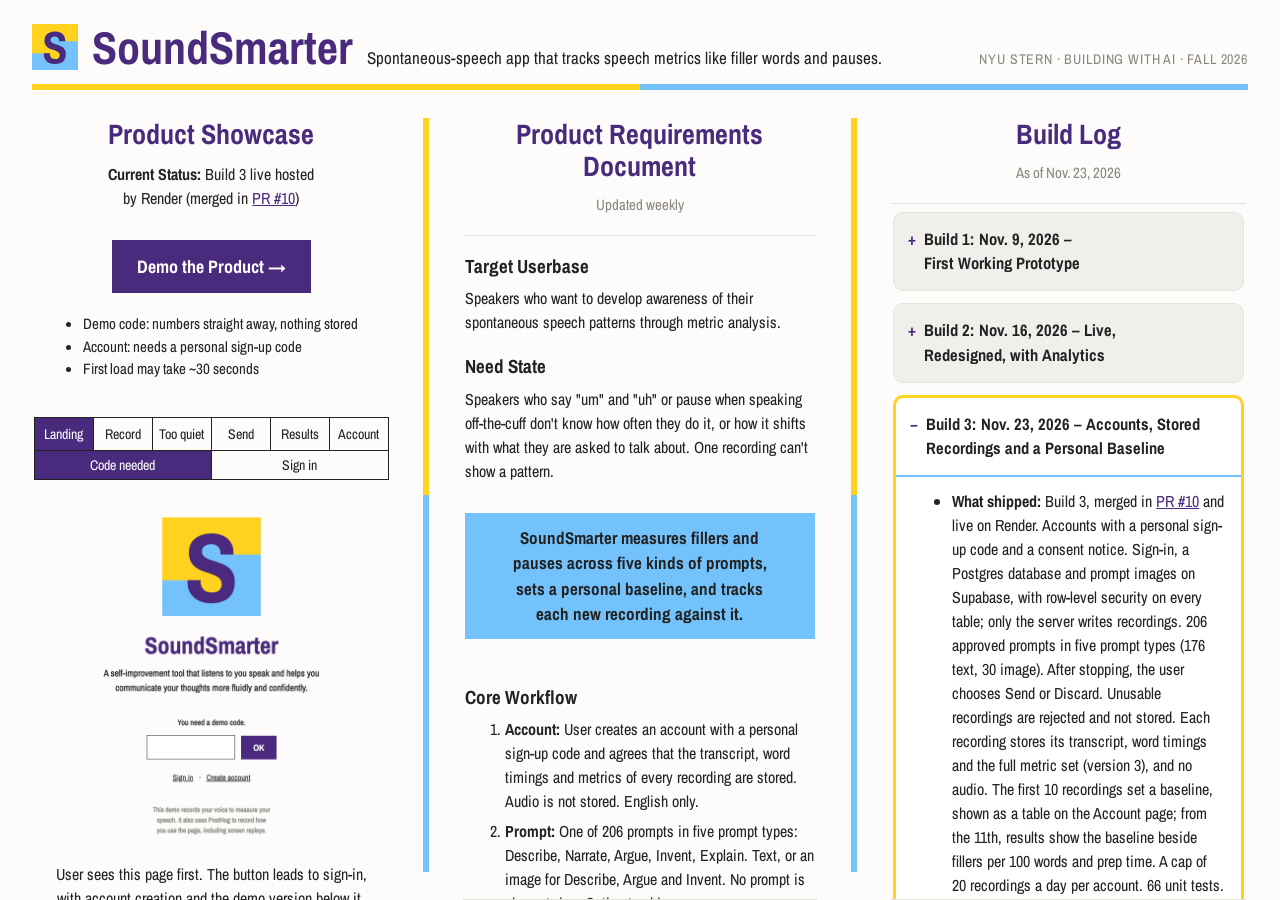
<file: docs/index.html>
<!DOCTYPE html>
<html lang="en">
<head>
  <meta charset="UTF-8" />
  <meta name="viewport" content="width=device-width, initial-scale=1.0" />
  <title>SoundSmarter · Building with AI (Fall 2026)</title>

  <!-- PostHog analytics (pageviews, clicks, session replay).
       The phc_ key is a PUBLIC project key: it can only send events, not read
       data, and is meant to sit in page code. Never put a phx_ personal key here. -->
  <script>
      !function(t,e){var o,n,p,r;e.__SV||(window.posthog && window.posthog.__loaded)||(window.posthog=e,e._i=[],e.init=function(i,s,a){function g(t,e){var o=e.split(".");2==o.length&&(t=t[o[0]],e=o[1]),t[e]=function(){t.push([e].concat(Array.prototype.slice.call(arguments,0)))}}p||((p=t.createElement("script")).type="text/javascript",p.crossOrigin="anonymous",p.async=!0,p.src=s.api_host.replace(".i.posthog.com","-assets.i.posthog.com")+"/static/array.js",p.onerror=function(){p=null},(r=t.getElementsByTagName("script")[0]).parentNode.insertBefore(p,r));var u=e;for(void 0!==a?u=e[a]=[]:a="posthog",u.people=u.people||[],Object.defineProperty(u,"toString",{configurable:!0,enumerable:!0,writable:!0,value:function(t){var e="posthog";return"posthog"!==a&&(e+="."+a),t||(e+=" (stub)"),e}}),Object.defineProperty(u.people,"toString",{configurable:!0,enumerable:!0,writable:!0,value:function(){return u.toString(1)+".people (stub)"}}),o="init capture register register_once register_for_session unregister unregister_for_session getFeatureFlag getFeatureFlagResult isFeatureEnabled reloadFeatureFlags updateEarlyAccessFeatureEnrollment getEarlyAccessFeatures on onFeatureFlags onSessionId getSurveys getActiveMatchingSurveys renderSurvey canRenderSurvey getNextSurveyStep identify setPersonProperties group resetGroups setPersonPropertiesForFlags resetPersonPropertiesForFlags setGroupPropertiesForFlags resetGroupPropertiesForFlags reset get_distinct_id getGroups get_session_id get_session_replay_url alias set_config startSessionRecording stopSessionRecording sessionRecordingStarted captureException loadToolbar get_property getSessionProperty createPersonProfile opt_in_capturing opt_out_capturing has_opted_in_capturing has_opted_out_capturing clear_opt_in_out_capturing debug".split(" "),n=0;n<o.length;n++)g(u,o[n]);e._i.push([i,s,a])},e.__SV=1)}(document,window.posthog||[]);
      posthog.init('phc_BgzbNiyeKhkdQA6WgAurmjHzwKFn6uyDv8Di7iJ9Lox2', {
          api_host: 'https://us.i.posthog.com',
          defaults: '2026-08-30',
      })
  </script>

<link href="https://fonts.googleapis.com/css2?family=Archivo+Narrow:wght@400;500;700&display=swap" rel="stylesheet">
  <style>
    /* Same palette + type as the app (prototype/index.html) */
    :root {
      --paper: #fdfcfa; --ink: #222; --rule: #f0efec; --line: #e4e2dd;
      --purple: #4a2a7d; --yellow: #ffd21e; --blue: #73c2fb; --grey: #8a8782;
    }
    * { box-sizing: border-box; }
    html, body { height: 100%; }
    body {
      margin: 0; font-family: "Archivo Narrow", "Helvetica Neue", Arial, sans-serif;
      background: var(--paper); color: var(--ink); line-height: 1.5; font-size: 16px;
    }
    a { color: var(--purple); }

    /* Desktop: header fixed at top, each panel scrolls on its own (scrollbar hidden) */
    .page { max-width: 1560px; height: 100vh; margin: 0 auto; padding: 24px 32px 0; display: flex; flex-direction: column; }

    .topbar { display: flex; justify-content: space-between; align-items: flex-end; gap: 24px; padding-bottom: 14px; }
    .wordmark { display: flex; align-items: flex-end; gap: 14px; }
    .wordmark .text { display: flex; align-items: baseline; gap: 14px; flex-wrap: wrap; }
    .wordmark svg { width: 46px; height: 46px; display: block; flex: none; }
    .wordmark .name { font-weight: 700; font-size: 46px; line-height: 0.8; color: var(--purple); white-space: nowrap; }
    .wordmark .desc { font-size: 17px; }
    .course { font-size: 14px; text-transform: uppercase; letter-spacing: 0.06em; color: var(--grey); text-decoration: none; white-space: nowrap; }
    .course:hover { color: var(--purple); text-decoration: underline; }
    .rule2 { display: flex; height: 6px; flex: none; }
    .rule2 .y { flex: 1; background: var(--yellow); }
    .rule2 .b { flex: 1; background: var(--blue); }

    .triptych { flex: 1; min-height: 0; display: grid; grid-template-columns: 1fr 6px 1fr 6px 1fr; gap: 0 32px; }
    .divider { margin: 28px 0; background: linear-gradient(var(--yellow) 0 50%, var(--blue) 50% 100%); }
    .panel { min-width: 0; overflow-y: auto; padding: 28px 2px 60px; scrollbar-width: none; }
    .panel::-webkit-scrollbar, .scroll::-webkit-scrollbar { display: none; }
    .panel.split { overflow: hidden; display: flex; flex-direction: column; padding-bottom: 0; }
    .panel.split .scroll { flex: 1; min-height: 0; overflow-y: auto; scrollbar-width: none; padding: 8px 2px 60px; border-top: 1px solid var(--line); }

    h2 { font-size: 28px; line-height: 1.15; margin: 0 0 12px; color: var(--purple); text-align: center; }
    h3 { font-size: 19px; margin: 22px 0 6px; }
    p, ul, ol { margin: 0 0 12px; }
    li { margin-bottom: 6px; }
    .meta { font-size: 15px; color: var(--grey); text-align: center; margin-bottom: 18px; }
    .status { text-align: center; margin-bottom: 30px; }
    .block { margin-top: 48px; }

    .demo-row { display: flex; align-items: center; justify-content: center; gap: 20px; flex-wrap: wrap; margin-bottom: 36px; }
    .btn {
      display: inline-block; padding: 12px 24px; font-weight: 700; font-size: 18px; text-decoration: none;
      background: var(--purple); color: #fff; border: 1px solid var(--purple); border-radius: 0;
    }
    .btn:hover { outline: 2px solid var(--yellow); outline-offset: 2px; }
    .demo-notes { margin: 0; padding-left: 18px; font-size: 15px; }
    .demo-notes li { margin: 0; }

    /* app screens: screenshots are 3024 px wide (a 1512 px window at 2x); frame crops to the centre 720 px */
    .screen { margin-top: 0; }
    .subtabs { display: flex; }
    .subtabs .toggle { display: flex; width: 100%; border-top: 0; }
    .subtabs .toggle button { flex: 1; padding: 5px 4px; }
    .frame { display: block; overflow: hidden; border: 1px solid var(--ink); aspect-ratio: 720 / var(--h); margin-top: 8px; background: var(--paper); }
    .frame img { display: block; width: calc(1512 / 720 * 100%); margin-left: calc(-396 / 720 * 100%); }
    .toggle { display: inline-flex; border: 1px solid var(--ink); }
    .toggle button {
      font-family: inherit; font-size: 14px; border: 0; background: var(--paper); color: var(--ink);
      padding: 4px 10px; cursor: pointer;
    }
    .toggle button + button { border-left: 1px solid var(--ink); }
    .toggle button[aria-pressed="true"] { background: var(--purple); color: #fff; }

    .shot-placeholder { border: 1px dashed var(--grey); background: var(--rule); color: var(--grey); aspect-ratio: 16 / 9; display: flex; align-items: center; justify-content: center; font-size: 14px; }
    .analytics-shot { width: 100%; display: block; border: 1px solid var(--ink); }
    /* bottom dock under a scrolling area (Analytics, Research Impetus) */
    .dock { flex: none; border-top: 1px solid var(--line); padding: 16px 2px 24px; }
    .dock h2 { font-size: 22px; margin-bottom: 8px; }
    .dock p { font-size: 15px; margin: 0; }
    .dock-shot { float: right; width: 42%; margin: 0 0 6px 14px; }
    .dock-shot img { width: 100%; height: 110px; object-fit: cover; object-position: top left; display: block; border: 1px solid var(--ink); }
    .panel.split .scroll { border-bottom: 1px solid var(--line); }
    .panel.split .dock { border-top: 0; }
    .dock[hidden] { display: none; }

    /* PRD */
    .callout { background: var(--blue); padding: 12px 16px; font-weight: 700; font-size: 17px; text-shadow: none; }
    .flow { display: flex; flex-direction: column; align-items: center; margin: 8px 0 14px; }
    .node { border: 1px solid var(--ink); background: #fff; padding: 8px 14px; text-align: center; width: 100%; max-width: 320px; font-size: 15px; line-height: 1.3; }
    .node strong { display: block; }
    .node span { color: #555; font-size: 14px; }
    .node.ai { background: var(--blue); border-color: var(--blue); }
    .node.ai span { color: var(--ink); }
    .edge { width: 2px; height: 18px; background: var(--purple); }
    .flow-side { display: flex; align-items: center; justify-content: center; gap: 0; margin-bottom: 8px; flex-wrap: wrap; }
    .side-label { font-size: 13px; color: var(--grey); text-transform: uppercase; letter-spacing: 0.05em; margin-right: 10px; }
    .node.sm { width: auto; padding: 4px 10px; font-size: 14px; }
    .edge-h { width: 16px; height: 2px; background: var(--purple); }
    /* showcase: page tabs + one screen at a time */
        .tabs { display: flex; width: 100%; }
    .tabs button { flex: 1; padding: 7px 4px; white-space: nowrap; }
    .screens { padding: 0 0 48px; margin-bottom: 28px; border-bottom: 1px solid var(--line); }
    .screen .frame { border: 0; margin-top: 14px; }
    .screen .caption { text-align: center; margin: 18px auto 0; max-width: 46ch; }
    .screen .frame { margin-top: 0; }
    .analytics .tool { font-weight: 700; margin-bottom: 6px; }
    .analytics .analytics-shot { margin: 6px 0 12px; }
    .callout { text-align: center; margin: 30px 0 0; }
    #prd h3 { margin-top: 44px; }
    #prd .scroll > h3:first-child { margin-top: 8px; }
    #prd h3.tight { margin-top: 18px; }
    .indent { padding-left: 18px; }
    .indent ul { padding-left: 22px; }
    p, li { text-wrap: balance; }            /* no 1-2 word last lines on short text */
    #prd p, #prd li, .build li { text-wrap: pretty; }
    #prd .callout { text-wrap: balance; }  /* long text: balance gives up past ~6 lines */
    h2, h3, summary, .callout { text-wrap: balance; }
    .grid-2 { display: grid; grid-template-columns: repeat(auto-fit, minmax(200px, 1fr)); gap: 14px; margin-top: 12px; }
    .stat-box { border-left: 6px solid var(--blue); background: var(--rule); padding: 12px 16px; }
    .stat-label { font-size: 13px; color: var(--grey); text-transform: uppercase; letter-spacing: 0.05em; }
    .stat-value { font-size: 17px; font-weight: 700; margin-top: 4px; line-height: 1.3; }

    /* build log: rounded light-grey cards; click to open (details/summary) */
    .build { border: 1px solid var(--line); border-radius: 10px; background: var(--rule); margin-bottom: 12px; overflow: hidden; }
    .build[open] { border: 2px solid var(--purple); background: #fff; }
    .build.current { border: 3px solid var(--yellow); }
    .build summary { cursor: pointer; padding: 14px 14px; font-weight: 700; font-size: 16.5px; list-style: none; display: flex; gap: 8px; }
    .build summary::-webkit-details-marker { display: none; }
    .build summary::before { content: "+"; color: var(--purple); width: 1ch; }
    .build[open] summary::before { content: "\2212"; }
    .build[open] summary { border-bottom: 2px solid var(--blue); }
    .build .body { padding: 12px 16px 4px; }
    .build.upcoming { background: transparent; color: #b9b6b0; padding: 14px 14px 14px 32px; font-weight: 700; font-size: 16.5px; }

    /* narrow screens: panels stack, page scrolls normally */
    @media (max-width: 1100px) {
      .page { height: auto; padding-bottom: 60px; }
      .topbar { flex-wrap: wrap; }
      .triptych { display: block; }
      .panel, .panel.split, .panel.split .scroll, .dock { overflow: visible; padding: 28px 0 0; display: block; border: 0; }
      .divider { height: 6px; margin: 28px 0 0; background: linear-gradient(90deg, var(--yellow) 0 50%, var(--blue) 50% 100%); }
    }
  </style>
</head>
<body>
<svg width="0" height="0" style="position:absolute" aria-hidden="true">
  <symbol id="logo" viewBox="0 0 100 100">
    <rect width="100" height="100" fill="#73c2fb"/>
    <path d="M52.2,76.9 L46.8,76.6 L42.8,74.9 L40.4,72.5 L38.6,69.5 L38.0,64.4 L27.8,64.4 L27.2,63.9 L0.0,63.8 L0.0,0.0 L99.9,0.0 L99.8,37.6 L72.2,37.6 L71.4,36.8 L70.6,29.8 L68.4,24.8 L65.2,21.4 L63.0,19.9 L56.2,17.4 L53.0,16.9 L46.8,16.9 L41.5,17.9 L38.0,19.1 L34.0,21.4 L30.1,25.5 L28.1,30.5 L27.6,36.2 L28.6,42.5 L31.1,47.2 L34.5,50.4 L38.5,52.6 L54.8,58.6 L59.4,62.5 L60.6,64.8 L61.1,68.0 L60.9,69.8 L59.6,72.5 L56.0,75.9 L52.2,76.9 Z" fill="#ffd21e" fill-rule="evenodd"/>
    <path d="M49.35 87.2Q43.04 87.2 37.64 84.8Q32.25 82.4 28.95 77.65Q25.65 72.9 25.65 65.9Q25.65 65.3 25.7 64.7Q25.75 64.1 25.75 63.7H39.05Q39.05 63.78 39 64.36Q38.95 64.94 38.95 65.33Q38.95 70.2 41.85 73.2Q44.75 76.2 49.95 76.2Q55.75 76.2 58.05 73.65Q60.35 71.1 60.35 68.1Q60.35 64.6 58.53 62.51Q56.71 60.41 53.78 59.05Q50.84 57.68 47.29 56.59Q43.75 55.5 40.15 54.08Q36.55 52.66 33.6 50.43Q30.65 48.2 28.85 44.58Q27.05 40.96 27.05 35.4Q27.05 28.88 30.25 24.64Q33.45 20.4 38.7 18.3Q43.95 16.2 50 16.2Q56.05 16.2 61.1 18.3Q66.15 20.4 69.2 24.85Q72.25 29.3 72.25 36.37V37.6H59.15V36.7Q59.15 32.3 56.7 29.75Q54.25 27.2 49.83 27.2Q45.25 27.2 42.75 29.25Q40.25 31.3 40.25 34.5Q40.25 37.5 42.07 39.31Q43.88 41.12 46.82 42.31Q49.75 43.5 53.35 44.55Q56.95 45.6 60.5 47.02Q64.06 48.44 67 50.67Q69.95 52.9 71.75 56.45Q73.55 60 73.55 65.36Q73.55 73.31 70.45 78.05Q67.35 82.8 61.88 85Q56.4 87.2 49.35 87.2Z" fill="#4a2a7d"/>
  </symbol>
</svg>
<div class="page">
  <div class="topbar">
    <div class="wordmark">
      <svg aria-hidden="true"><use href="#logo"/></svg>
      <span class="text">
        <span class="name">SoundSmarter</span>
        <span class="desc">Spontaneous-speech app that tracks speech metrics like filler words and pauses.</span>
      </span>
    </div>
    <a class="course" href="https://github.com/building-with-ai-f26" target="_blank" rel="noopener">NYU Stern · Building with AI · Fall 2026</a>
  </div>
  <div class="rule2"><span class="y"></span><span class="b"></span></div>

  <div class="triptych">

    <!-- LEFT: product showcase -->
    <div class="panel" id="live-demo">
      <h2>Product Showcase</h2>
      <p class="status"><strong>Current Status:</strong> Build 3 live hosted by Render (merged in <a href="https://github.com/building-with-ai-f26/dal380-soundsmarter/pull/10" target="_blank" rel="noopener">PR #10</a>)</p>
      <div class="demo-row">
        <a class="btn" href="https://soundsmarter-demo.onrender.com/" target="_blank" rel="noopener" onclick="window.posthog && posthog.capture('clicked_try_product')">Demo the Product →</a>
        <ul class="demo-notes">
          <li>Demo code: numbers straight away, nothing stored</li>
          <li>Account: needs a personal sign-up code</li>
          <li>First load may take ~30 seconds</li>
        </ul>
      </div>

      <div class="toggle tabs" role="tablist"><button type="button" role="tab" data-screen="landing" aria-pressed="true">Landing</button><button type="button" role="tab" data-screen="record" aria-pressed="false">Record</button><button type="button" role="tab" data-screen="unusable" aria-pressed="false">Too quiet</button><button type="button" role="tab" data-screen="send" aria-pressed="false">Send</button><button type="button" role="tab" data-screen="results" aria-pressed="false">Results</button><button type="button" role="tab" data-screen="account" aria-pressed="false">Account</button></div>
      <div class="screens">
          <div class="screen" data-screen="landing">
            <div class="toggle-row subtabs"><div class="toggle" role="group" aria-label="Landing Page states"><button type="button" data-src="images/build3-landing.png" aria-pressed="true">Code needed</button><button type="button" data-src="images/build3-landing-sign-in.png" aria-pressed="false">Sign in</button></div></div>
            <a class="frame" style="--h:740" href="images/build3-landing.png" target="_blank" rel="noopener"><img src="images/build3-landing.png" alt="Landing Page" /></a>
            <p class="caption">User sees this page first. The button leads to sign-in, with account creation and the demo version below it.</p>
          </div>
          <div class="screen" data-screen="record" hidden>
            <a class="frame" style="--h:360" href="images/build3-record-text.png" target="_blank" rel="noopener"><img src="images/build3-record-text.png" alt="Record Page" /></a>
            <p class="caption">Displays a prompt, begins recording and indicates time elapsed, shows when the minimum 30 seconds have been recorded, and allows for prompt skipping. Image prompts are not shown here, to keep them fresh for testers.</p>
          </div>
          <div class="screen" data-screen="send" hidden>
            <a class="frame" style="--h:380" href="images/build3-send.png" target="_blank" rel="noopener"><img src="images/build3-send.png" alt="Send or Discard Page" /></a>
            <p class="caption">After stopping, user chooses Send or Discard. Nothing is transcribed until Send. Discard gives a new prompt.</p>
          </div>
          <div class="screen" data-screen="results" hidden>
            <div class="toggle-row subtabs"><div class="toggle" role="group" aria-label="Results Page states"><button type="button" data-src="images/build3-results-no_baseline.png" aria-pressed="true">During baseline</button><button type="button" data-src="images/build3-results-baseline.png" aria-pressed="false">From the 11th</button></div></div>
            <a class="frame" style="--h:1000" href="images/build3-results-no_baseline.png" target="_blank" rel="noopener"><img src="images/build3-results-no_baseline.png" alt="Results Page" /></a>
            <p class="caption">During the 10 baseline recordings, shows baseline progress, playback and the transcription, and no numbers. From the 11th, shows fillers, fillers per 100 words, prep time and filled share, with the baseline for that prompt type beside the last three, and marks fillers and silent pauses in the transcription.</p>
          </div>
          <div class="screen" data-screen="unusable" hidden>
            <a class="frame" style="--h:330" href="images/build3-too-quiet.png" target="_blank" rel="noopener"><img src="images/build3-too-quiet.png" alt="Too Quiet Page" /></a>
            <p class="caption">A recording that is too quiet is caught in the browser before anything is sent. User records the same prompt again.</p>
          </div>
          <div class="screen" data-screen="account" hidden>
            <div class="toggle-row subtabs"><div class="toggle" role="group" aria-label="Account Page states"><button type="button" data-src="images/build3-account-no-baseline.png" aria-pressed="true">During baseline</button><button type="button" data-src="images/build3-account-with-baseline.png" aria-pressed="false">Baseline complete</button></div></div>
            <a class="frame" style="--h:750" href="images/build3-account-no-baseline.png" target="_blank" rel="noopener"><img src="images/build3-account-no-baseline.png" alt="Account Page" /></a>
            <p class="caption">Shows baseline progress, recordings sent today against the daily limit of 20, and the list of recordings. After the 10th recording, shows the baseline table by prompt type.</p>
          </div>
      </div>

      <details class="build current analytics" id="analytics">
        <summary>Analytics</summary>
        <div class="body">
          <p class="tool">PostHog</p>
          <ul>
            <li>PostHog tracks the app and this page.</li>
            <li>Data is relayed through the app's own server so ad blockers don't drop events.</li>
            <li>App events tracked: pageviews, clicks, account created, signed in, signed out, forced sign-out, recording started, stopped, prompt skipped, response sent, response discarded, recording unusable, analysis done, results shown, playback, mic blocked, transcription failed.</li>
            <li>Session replay available. It leaves out the sign-up and sign-in forms, the account email, the list of recordings and the transcription.</li>
          </ul>
          <a href="images/posthog-1.png" target="_blank" rel="noopener"><img class="analytics-shot" src="images/posthog-1.png" alt="PostHog dashboard with SoundSmarter events" /></a>
        </div>
      </details>
    </div>

    <div class="divider" aria-hidden="true"></div>

    <!-- MIDDLE: PRD -->
    <div class="panel split" id="prd">
      <h2>Product Requirements Document</h2>
      <p class="meta">Updated weekly</p>
      <div class="scroll">
        <h3>Target Userbase</h3>
        <p>Speakers who want to develop awareness of their spontaneous speech patterns through metric analysis.</p>

        <h3 class="tight">Need State</h3>
        <p>Speakers who say "um" and "uh" or pause when speaking off-the-cuff don't know how often they do it, or how it shifts with what they are asked to talk about. One recording can't show a pattern.</p>
        <p class="callout">SoundSmarter measures fillers and pauses across five kinds of prompts, sets a personal baseline, and tracks each new recording against it.</p>

        <h3>Core Workflow</h3>
        <ol>
          <li><strong>Account:</strong> User creates an account with a personal sign-up code and agrees that the transcript, word timings and metrics of every recording are stored. Audio is not stored. English only.</li>
          <li><strong>Prompt:</strong> One of 206 prompts in five prompt types: Describe, Narrate, Argue, Invent, Explain. Text, or an image for Describe, Argue and Invent. No prompt is shown twice. Option to skip.</li>
          <li><strong>Record:</strong> 30 seconds minimum, 60 maximum. After stopping, the user chooses Send or Discard. Nothing is transcribed until Send.</li>
          <li><strong>Analyze:</strong> Nyra Labs CrisperWhisper 2 keeps every filler and times every word. A recording that is near-silent, clipped, under 15 words, implausibly fast or slow, or not in English is rejected: the recording is not stored and the user records the same prompt again.</li>
          <li><strong>Baseline:</strong> The first 10 recordings, two per prompt type. The user gets playback and the transcription. No numbers.</li>
          <li><strong>Results:</strong> After the 10th recording the Account page shows a table by prompt type: fillers per 100 words, filled share (the share of delays filled with um or uh rather than left silent), mid-sentence pauses per 100 words, speaking rate and prep time, each as the baseline and the average since. From the 11th, the results page shows that recording's numbers with the baseline beside fillers per 100 words, prep time and filled share.</li>
        </ol>
        <p>Demo-code visitors reach a shorter version from the sign-in page ("Use the demo version"): 12 prompts, numbers straight away, nothing stored.</p>
        <p><strong>Success test:</strong> A signed-in user completes the 10 baseline recordings without help and sees the baseline table.</p>

        <h3>Scope</h3>
        <div class="indent">
          <p>Core Workflow loop for signed-in users, plus the Build 2 demo flow.</p>
          <p><strong>Out of Scope (Non-Goals)</strong></p>
          <ul>
            <li>Recommendation based on metrics</li>
            <li>Grammar correction, vocabulary, pronunciation. Not a language learning tool.</li>
            <li>Clinical or diagnostic use</li>
            <li>Languages other than English</li>
          </ul>
          <p><strong>Not in this build</strong></p>
          <ul>
            <li>Audio prompts</li>
            <li>Acoustic features (pitch, loudness)</li>
            <li>Telling a filler "like" from an ordinary "like". Word forms are counted and stored, not shown.</li>
            <li>Account deletion and password reset</li>
          </ul>
        </div>

        <h3>Tech Stack</h3>
        <p><strong>Simple Architecture</strong></p>
        <div class="flow">
          <div class="node"><strong>Browser</strong><span>Records the response; checks the sound level before sending</span></div>
          <div class="edge"></div>
          <div class="node"><strong>App server</strong><span>Python (FastAPI), hosted on Render. Checks sign-in and consent; confirms it can save before paying for transcription</span></div>
          <div class="edge"></div>
          <div class="node ai"><strong>Nyra Labs CrisperWhisper 2</strong><span>Verbatim transcript, word timings, detected language</span></div>
          <div class="edge"></div>
          <div class="node"><strong>App server</strong><span>Rejects unusable recordings; computes metrics (version 3)</span></div>
          <div class="edge"></div>
          <div class="node"><strong>Supabase</strong><span>Sign-in, Postgres with row-level security, prompt images. Only the server writes recordings</span></div>
          <div class="edge"></div>
          <div class="node"><strong>Browser</strong><span>Results and Account pages</span></div>
        </div>
        <div class="flow-side">
          <span class="side-label">Analytics</span>
          <div class="node sm"><strong>Browser</strong></div><div class="edge-h"></div>
          <div class="node sm"><strong>App server</strong></div><div class="edge-h"></div>
          <div class="node sm"><strong>PostHog</strong></div>
        </div>

        <h3>Riskiest Assumption</h3>
        <p><strong>Baseline completion:</strong> That a speaker will record 10 responses before seeing a number. The baseline is kept free of feedback so later change can be measured against it. The cost is 5 to 10 minutes of speaking with only playback and a transcription in return.</p>
        <p><strong>How this will be tested:</strong> Count the accounts that reach 10 recordings. Not yet tested.</p>
        <p><strong>Carried from Build 2 (Accurate Detection):</strong> The new metrics were run on the four hand-counted recordings from Build 2. Three of the four showed zero sentence-end pauses, because the speech service drops the full stop when a filler follows. Sentence ends are now also read from the service's tidied text. Pause and filled-share numbers have not been checked against a hand count.</p>

        <h3>Unit Economics &amp; Analytics (Updated Weekly)</h3>
        <div class="grid-2">
          <div class="stat-box">
            <div class="stat-label">Cumulative Build Spend</div>
            <div class="stat-value">$11.77. $10 Nyra prepaid ($0.51 used) and $1.77 OpenRouter for image generation. Supabase (free tier), Render, PostHog, Deepgram and ElevenLabs free.</div>
          </div>
          <div class="stat-box">
            <div class="stat-label">Claude (AI Coding Agent)</div>
            <div class="stat-value">~130M tokens (Build 1: ~9.6M · Build 2: ~30.5M · Build 3: ~90M), mostly re-reading project context; ~980K tokens written</div>
          </div>
          <div class="stat-box">
            <div class="stat-label">Est. Cost Per User Run</div>
            <div class="stat-value">~1¢ per 40-second recording, up to 1.5¢ at the 60-second limit ($0.90 per audio hour)</div>
          </div>
          <div class="stat-box">
            <div class="stat-label">User Evidence</div>
            <div class="stat-value">Owner only so far: about 15 recordings. No outside testers yet. Pod tests the live app on Nov. 24.</div>
          </div>
        </div>
      </div>
    </div>

    <div class="divider" aria-hidden="true"></div>

    <!-- RIGHT: build log (Research Impetus dock hidden). Active build open by default; upcoming builds greyed, not clickable -->
    <div class="panel split" id="build-log">
      <h2>Build Log</h2>
      <p class="meta">As of Nov. 23, 2026</p>
      <div class="scroll">
      <details class="build">
        <summary>Build 1: Nov. 9, 2026 – First Working Prototype</summary>
        <div class="body">
          <ul>
          <li><strong>What shipped:</strong> A local prototype (Python/FastAPI server + one web page). An intro screen explains the task; the user gets one of 5 fixed prompts, records 30–60 seconds in the browser, and sees how many times they said "um" and "uh", plus the transcript. Skip discards the recording and moves to the next prompt. Filler counting is done in code and covered by automated tests.</li>
          <li><strong>Things learned with AI:</strong> Directing a coding agent is mostly writing things down: it only knows what's in AGENTS.md. After early misses I added my experience level, a rule to teach conventions up front, review before every commit, and strict handling of secrets. Read the assignment yourself and check the agent's facts and paraphrases. Shrink scope to what the tool actually does. When something fails, isolate it: comparing a phone recording with the browser showed that both the speech model and the browser's noise suppression were dropping fillers. Picked up the git loop (status, diff, add, commit, push), Conventional Commits, branches, and pull requests.</li>
          <li><strong>What broke / changed in PRD:</strong> First live test counted 0 fillers when I'd said 5–8. Two causes: Deepgram's newest model (Nova-3) drops more fillers than the older Nova-2, and the browser's built-in noise suppression flattened soft "um"s. Switching to Nova-2 and raw microphone audio brought it to about 4 of 5–6: it works but still undercounts, which confirms filler detection accuracy as the riskiest assumption. PRD changes: Build 1 now counts only "um" and "uh" (what Deepgram reliably detects); target user broadened from MBA students to young professionals. Test user 1 couldn't tell what to do on the first screen, so I added an intro screen and a 30-second minimum before Stop.</li>
          <li><strong>Cost & time this week:</strong> ~$0.10 (Deepgram, about 15 short test calls, covered by free credit) · 4–5 hours total (2 on the prototype)</li>
        </ul>
        </div>
      </details>
      <details class="build">
        <summary>Build 2: Nov. 16, 2026 – Live, Redesigned, with Analytics</summary>
        <div class="body">
          <ul>
          <li><strong>What shipped:</strong> Build 2, live online and on my laptop. New five-screen design (landing, start, record, analyze, results) in yellow, purple and maya blue. Speech-to-text switched from Deepgram to CrisperWhisper 2. Results show fillers, fillers per 100 words, prep time, playback and a marked-up transcript, all computed in code. PostHog on the app and this page. One demo code can now be reused by tester after tester, with a daily cap to protect the bill.</li>
          <li><strong>Things learned with AI:</strong> Test every option the same way before trusting a vendor's benchmark. Isolate the cause: a phone recording showed the missing opening "uh" was Deepgram, not the browser. Brave's Shields block analytics; routing PostHog through my own server fixed it. A failed deploy can look like a broken app: Render didn't redeploy on merge, so I deployed manually.</li>
          <li><strong>What broke / changed in PRD:</strong> Deepgram missed about a quarter of my fillers and every opening one, so speech-to-text moved to CrisperWhisper 2. The page went blank when the microphone was blocked; it now says why. PRD changes: numbers instead of AI-written feedback; new design; prep time, fillers per 100 words and silent pauses added; one reusable demo code instead of many.</li>
          <li><strong>Cost & time this week:</strong> $10 (Nyra prepaid, under $1 used; everything else free) · 6–8 hours</li>
        </ul>
        </div>
      </details>
      <details class="build current" open>
        <summary>Build 3: Nov. 23, 2026 – Accounts, Stored Recordings and a Personal Baseline</summary>
        <div class="body">
          <ul>
          <li><strong>What shipped:</strong> Build 3, merged in <a href="https://github.com/building-with-ai-f26/dal380-soundsmarter/pull/10" target="_blank" rel="noopener">PR #10</a> and live on Render. Accounts with a personal sign-up code and a consent notice. Sign-in, a Postgres database and prompt images on Supabase, with row-level security on every table; only the server writes recordings. 206 approved prompts in five prompt types (176 text, 30 image). After stopping, the user chooses Send or Discard. Unusable recordings are rejected and not stored. Each recording stores its transcript, word timings and the full metric set (version 3), and no audio. The first 10 recordings set a baseline, shown as a table on the Account page; from the 11th, results show the baseline beside fillers per 100 words and prep time. A cap of 20 recordings a day per account. 66 unit tests. A security audit, written up in <a href="https://github.com/building-with-ai-f26/dal380-soundsmarter/blob/main/SECURITY.md" target="_blank" rel="noopener">SECURITY.md</a>: one account could not read another's data, and 9 of 12 findings were fixed. Demo-code visitors keep the Build 2 flow. <strong>Did not ship:</strong> audio prompts; the 25 Invent story prompts, held for the next build; a separate baseline page or trend chart (one table on the Account page instead); the next prompt starting on its own after Send (it is still a link to click); account deletion and password reset; the acoustic features and the recommendation first planned for Build 3. The analysis screen still shows the stale Build 2 reference numbers.</li>
          <li><strong>Things learned with AI:</strong> Have a second agent with no memory of the work review it before merging: four reviews of this build produced 63 findings. The first found that a signed-in user could write made-up recordings straight to the database with the public key, so I learned the difference between a publishable key and a secret key and moved those writes to the server. Code that follows a definition word for word can still miss its purpose: the sentence-end rule matched the wording and was wrong on three of four real recordings. Check that a result can be saved before paying for it. Database changes are kept as numbered migration files and run on the development database before the live one. An image-generation script with a hard spend cap made 108 images for $1.77. Using the app myself still matters: after all the agent reviews, I found by signing out that the sign-in form kept my email and password filled in. No review had caught it.</li>
          <li><strong>What broke / changed in PRD:</strong> Review found that users could write their own records directly; now only the server can. A wrong server key would have let a recording be transcribed and paid for before the save failed; the server now checks first. Sentence-end pauses were missed wherever a filler sat at the boundary, fixed in metrics version 3. A rejected recording used up its prompt, and an image prompt counted as seen before its pictures loaded; both fixed. PRD changes: the riskiest assumption moves from accurate detection to baseline completion; Supabase Postgres replaces the planned SQLite; accounts, consent, Send or Discard and a 10-recording baseline with no numbers join the core workflow; the prompt bank for signed-in users grows from 12 to 206 in five prompt types, with images; the acoustic features and recommendation planned for this build are put off.</li>
          <li><strong>Cost & time this week:</strong> $1.77 (OpenRouter, 108 generated images). Nyra drawn from the $10 prepaid ($0.51 used to date); everything else free · 10–12 hours</li>
        </ul>
        </div>
      </details>
      <div class="build upcoming">Build 4: Upcoming</div>
      <div class="build upcoming">Build 5: Upcoming</div>

      </div>
      <div class="dock" id="research" hidden>
        <h2>Research Impetus</h2>
        <!-- DRAFT: Duncan writes this section -->
        <p>[Research Impetus: copy to come]</p>
      </div>
    </div>

  </div>
</div>

<script>
  // Page tabs: show one app screen at a time
  var tabButtons = document.querySelectorAll('.tabs button');
  tabButtons.forEach(function (btn) {
    btn.addEventListener('click', function () {
      tabButtons.forEach(function (b) { b.setAttribute('aria-pressed', b === btn ? 'true' : 'false'); });
      document.querySelectorAll('.screen').forEach(function (sc) { sc.hidden = sc.dataset.screen !== btn.dataset.screen; });
    });
  });
  // State toggles under a screenshot: swap the image (and its full-size link)
  document.querySelectorAll('.screen .toggle').forEach(function (group) {
    var frame = group.closest('.screen').querySelector('.frame');
    group.querySelectorAll('button').forEach(function (btn) {
      btn.addEventListener('click', function () {
        group.querySelectorAll('button').forEach(function (b) { b.setAttribute('aria-pressed', 'false'); });
        btn.setAttribute('aria-pressed', 'true');
        frame.querySelector('img').src = btn.dataset.src;
        frame.href = btn.dataset.src;
      });
    });
  });
</script>
</body>
</html>
</file>
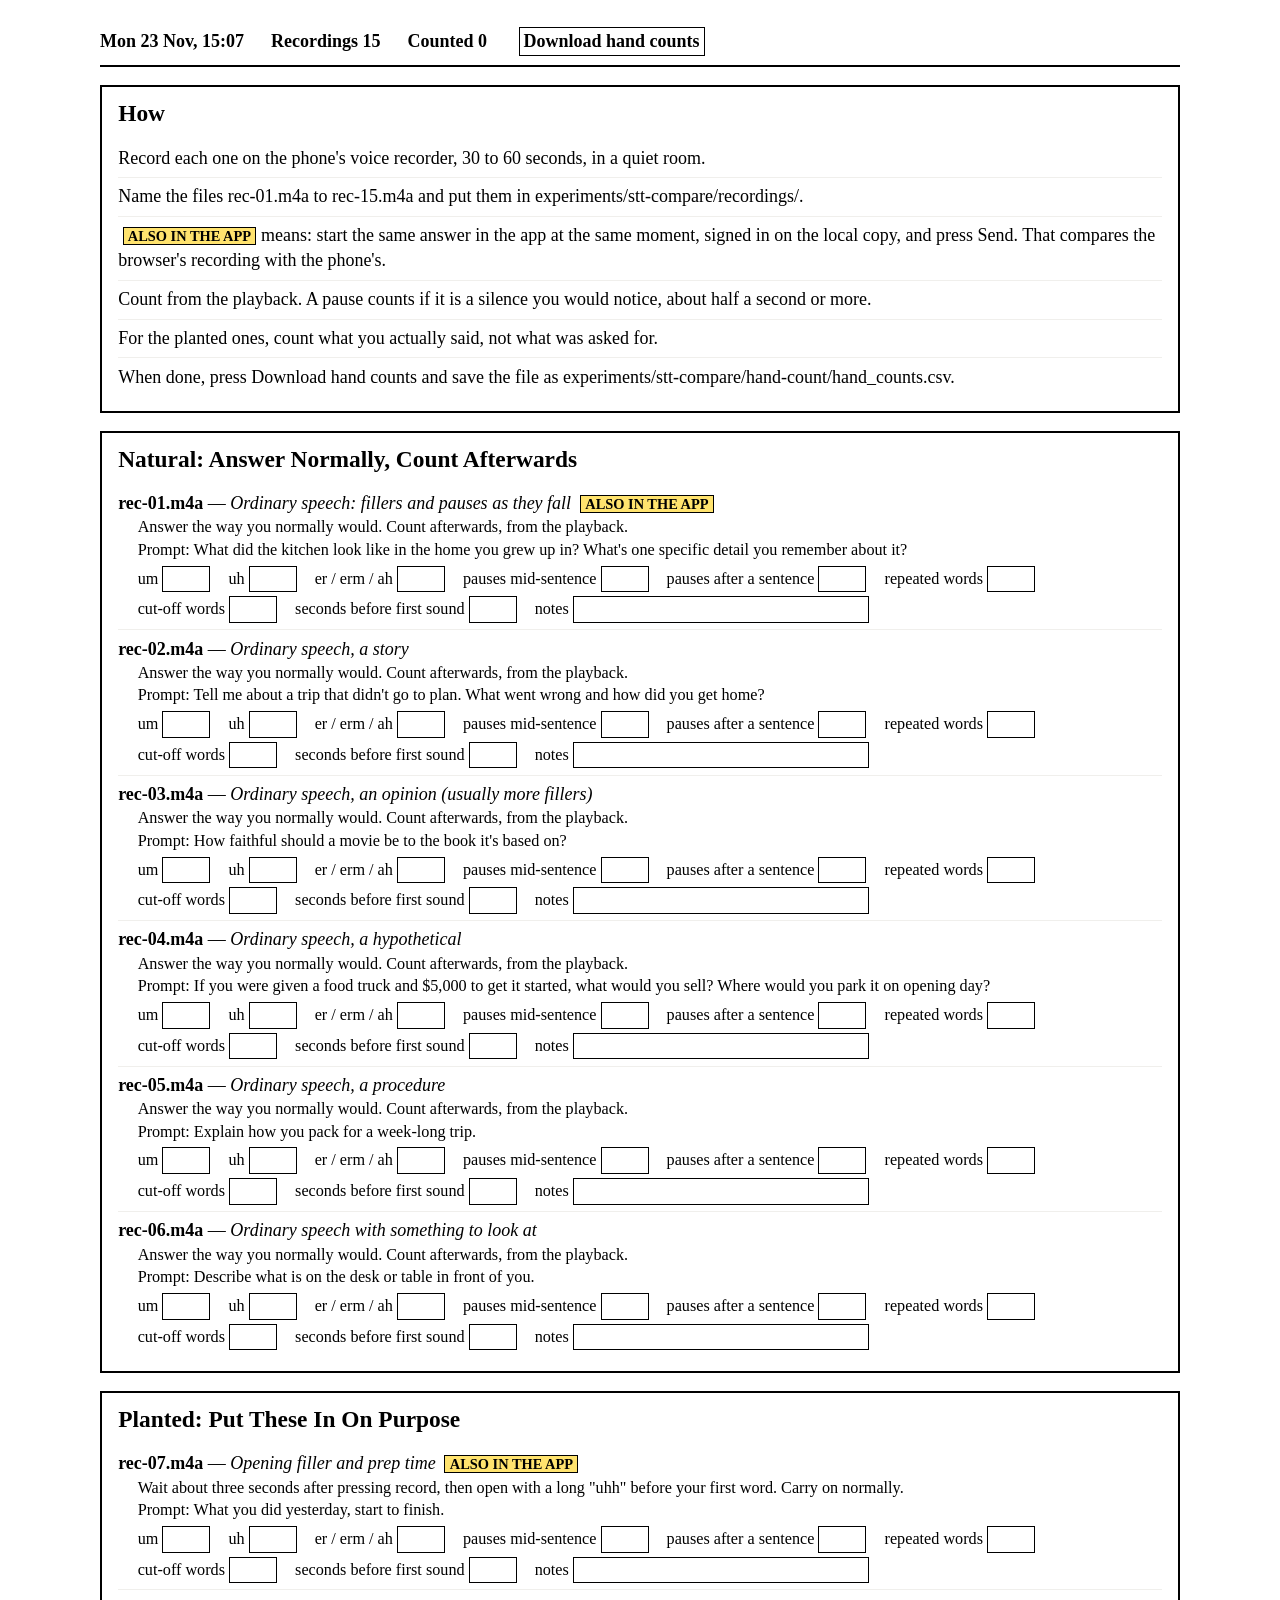
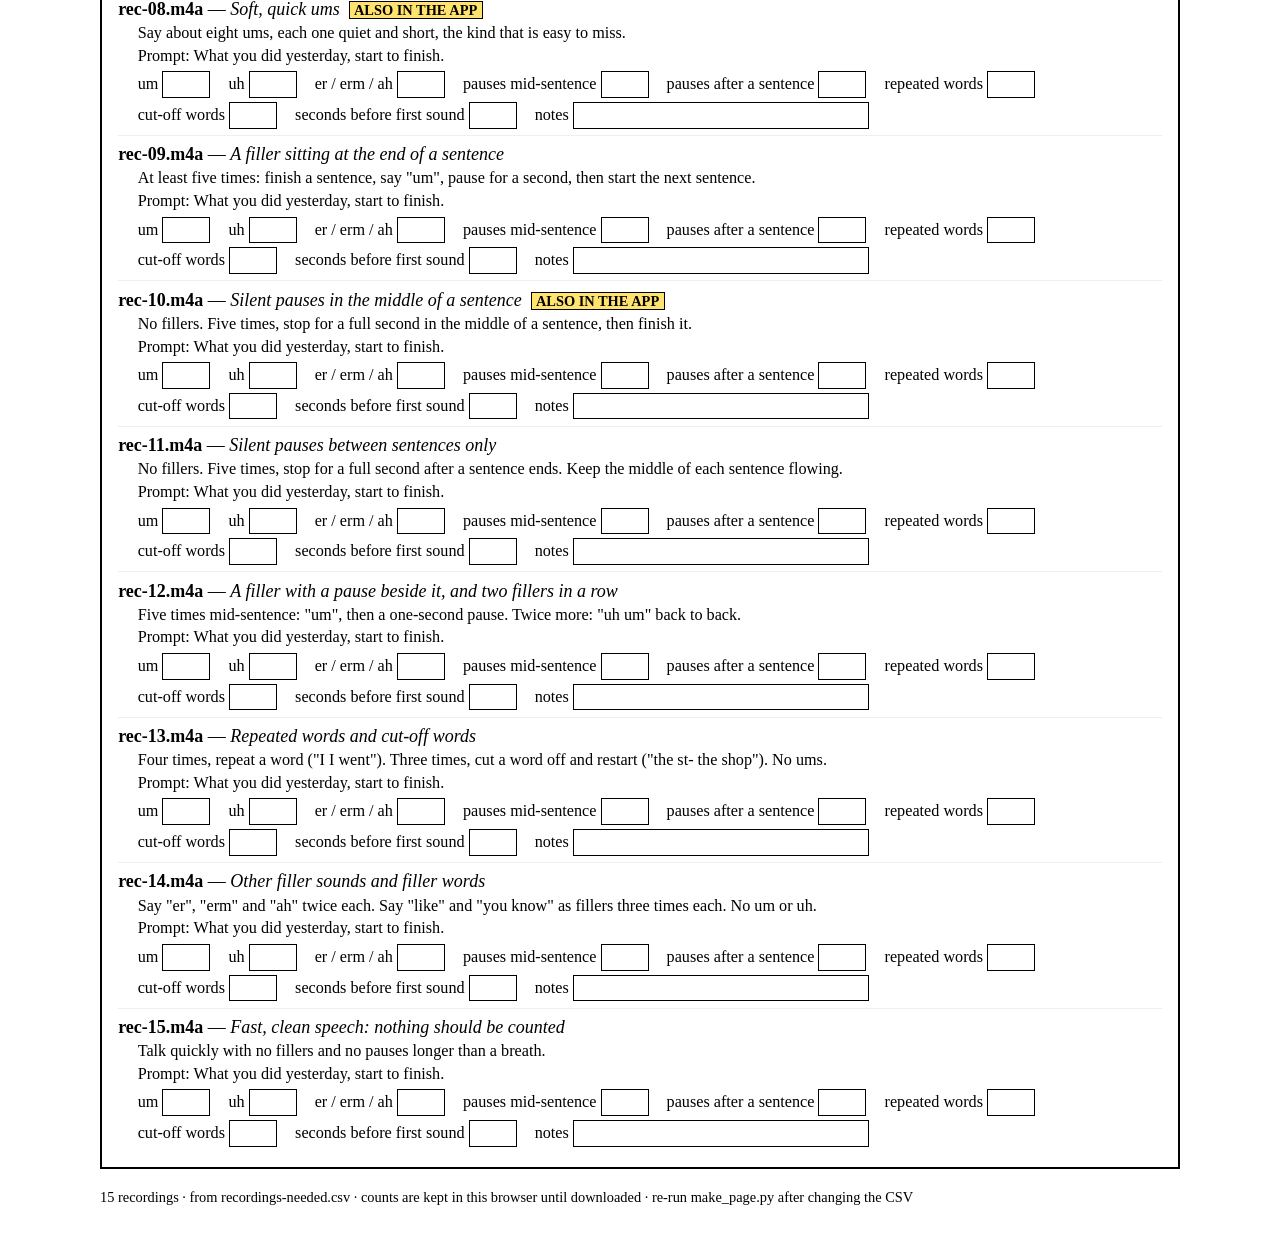
<file: experiments/stt-compare/hand-count/index.html>
<!doctype html>
<html lang="en"><head><meta charset="utf-8">
<meta name="viewport" content="width=device-width, initial-scale=1">
<title>SoundSmarter: recordings to hand-count</title>
<link rel="stylesheet" href="app.css">
</head>
<body class="narrow">
<div class="strip"><b>Mon 23 Nov, 15:07</b><b>Recordings 15</b><b>Counted <span id="n">0</span></b>
  <button id="dl">Download hand counts</button></div>

<section class="box"><h2>How</h2><ul class="rows">
  <li>Record each one on the phone's voice recorder, 30 to 60 seconds, in a quiet room.</li>
  <li>Name the files rec-01.m4a to rec-15.m4a and put them in experiments/stt-compare/recordings/.</li>
  <li><span class="mk hi">ALSO IN THE APP</span> means: start the same answer in the app at the same moment, signed in on the local copy, and press Send. That compares the browser's recording with the phone's.</li>
  <li>Count from the playback. A pause counts if it is a silence you would notice, about half a second or more.</li>
  <li>For the planted ones, count what you actually said, not what was asked for.</li>
  <li>When done, press Download hand counts and save the file as experiments/stt-compare/hand-count/hand_counts.csv.</li>
</ul></section>

<section class="box"><h2>Natural: answer normally, count afterwards</h2><ul class="rows"><li><b>rec-01.m4a</b> — <span class="why">Ordinary speech: fillers and pauses as they fall</span> <span class="mk hi">ALSO IN THE APP</span><div class="nxt">Answer the way you normally would. Count afterwards, from the playback.</div><div class="nxt">Prompt: What did the kitchen look like in the home you grew up in? What&#x27;s one specific detail you remember about it?</div><div class="nxt"><label>um <input size="3" inputmode="decimal" data-rec="01" data-col="um"></label> <label>uh <input size="3" inputmode="decimal" data-rec="01" data-col="uh"></label> <label>er / erm / ah <input size="3" inputmode="decimal" data-rec="01" data-col="er_erm_ah"></label> <label>pauses mid-sentence <input size="3" inputmode="decimal" data-rec="01" data-col="mid_pauses"></label> <label>pauses after a sentence <input size="3" inputmode="decimal" data-rec="01" data-col="end_pauses"></label> <label>repeated words <input size="3" inputmode="decimal" data-rec="01" data-col="repeats"></label> <label>cut-off words <input size="3" inputmode="decimal" data-rec="01" data-col="cutoffs"></label> <label>seconds before first sound <input size="3" inputmode="decimal" data-rec="01" data-col="first_sound_s"></label> <label>notes <input size="30" data-rec="01" data-col="notes"></label></div></li><li><b>rec-02.m4a</b> — <span class="why">Ordinary speech, a story</span><div class="nxt">Answer the way you normally would. Count afterwards, from the playback.</div><div class="nxt">Prompt: Tell me about a trip that didn&#x27;t go to plan. What went wrong and how did you get home?</div><div class="nxt"><label>um <input size="3" inputmode="decimal" data-rec="02" data-col="um"></label> <label>uh <input size="3" inputmode="decimal" data-rec="02" data-col="uh"></label> <label>er / erm / ah <input size="3" inputmode="decimal" data-rec="02" data-col="er_erm_ah"></label> <label>pauses mid-sentence <input size="3" inputmode="decimal" data-rec="02" data-col="mid_pauses"></label> <label>pauses after a sentence <input size="3" inputmode="decimal" data-rec="02" data-col="end_pauses"></label> <label>repeated words <input size="3" inputmode="decimal" data-rec="02" data-col="repeats"></label> <label>cut-off words <input size="3" inputmode="decimal" data-rec="02" data-col="cutoffs"></label> <label>seconds before first sound <input size="3" inputmode="decimal" data-rec="02" data-col="first_sound_s"></label> <label>notes <input size="30" data-rec="02" data-col="notes"></label></div></li><li><b>rec-03.m4a</b> — <span class="why">Ordinary speech, an opinion (usually more fillers)</span><div class="nxt">Answer the way you normally would. Count afterwards, from the playback.</div><div class="nxt">Prompt: How faithful should a movie be to the book it&#x27;s based on?</div><div class="nxt"><label>um <input size="3" inputmode="decimal" data-rec="03" data-col="um"></label> <label>uh <input size="3" inputmode="decimal" data-rec="03" data-col="uh"></label> <label>er / erm / ah <input size="3" inputmode="decimal" data-rec="03" data-col="er_erm_ah"></label> <label>pauses mid-sentence <input size="3" inputmode="decimal" data-rec="03" data-col="mid_pauses"></label> <label>pauses after a sentence <input size="3" inputmode="decimal" data-rec="03" data-col="end_pauses"></label> <label>repeated words <input size="3" inputmode="decimal" data-rec="03" data-col="repeats"></label> <label>cut-off words <input size="3" inputmode="decimal" data-rec="03" data-col="cutoffs"></label> <label>seconds before first sound <input size="3" inputmode="decimal" data-rec="03" data-col="first_sound_s"></label> <label>notes <input size="30" data-rec="03" data-col="notes"></label></div></li><li><b>rec-04.m4a</b> — <span class="why">Ordinary speech, a hypothetical</span><div class="nxt">Answer the way you normally would. Count afterwards, from the playback.</div><div class="nxt">Prompt: If you were given a food truck and $5,000 to get it started, what would you sell? Where would you park it on opening day?</div><div class="nxt"><label>um <input size="3" inputmode="decimal" data-rec="04" data-col="um"></label> <label>uh <input size="3" inputmode="decimal" data-rec="04" data-col="uh"></label> <label>er / erm / ah <input size="3" inputmode="decimal" data-rec="04" data-col="er_erm_ah"></label> <label>pauses mid-sentence <input size="3" inputmode="decimal" data-rec="04" data-col="mid_pauses"></label> <label>pauses after a sentence <input size="3" inputmode="decimal" data-rec="04" data-col="end_pauses"></label> <label>repeated words <input size="3" inputmode="decimal" data-rec="04" data-col="repeats"></label> <label>cut-off words <input size="3" inputmode="decimal" data-rec="04" data-col="cutoffs"></label> <label>seconds before first sound <input size="3" inputmode="decimal" data-rec="04" data-col="first_sound_s"></label> <label>notes <input size="30" data-rec="04" data-col="notes"></label></div></li><li><b>rec-05.m4a</b> — <span class="why">Ordinary speech, a procedure</span><div class="nxt">Answer the way you normally would. Count afterwards, from the playback.</div><div class="nxt">Prompt: Explain how you pack for a week-long trip.</div><div class="nxt"><label>um <input size="3" inputmode="decimal" data-rec="05" data-col="um"></label> <label>uh <input size="3" inputmode="decimal" data-rec="05" data-col="uh"></label> <label>er / erm / ah <input size="3" inputmode="decimal" data-rec="05" data-col="er_erm_ah"></label> <label>pauses mid-sentence <input size="3" inputmode="decimal" data-rec="05" data-col="mid_pauses"></label> <label>pauses after a sentence <input size="3" inputmode="decimal" data-rec="05" data-col="end_pauses"></label> <label>repeated words <input size="3" inputmode="decimal" data-rec="05" data-col="repeats"></label> <label>cut-off words <input size="3" inputmode="decimal" data-rec="05" data-col="cutoffs"></label> <label>seconds before first sound <input size="3" inputmode="decimal" data-rec="05" data-col="first_sound_s"></label> <label>notes <input size="30" data-rec="05" data-col="notes"></label></div></li><li><b>rec-06.m4a</b> — <span class="why">Ordinary speech with something to look at</span><div class="nxt">Answer the way you normally would. Count afterwards, from the playback.</div><div class="nxt">Prompt: Describe what is on the desk or table in front of you.</div><div class="nxt"><label>um <input size="3" inputmode="decimal" data-rec="06" data-col="um"></label> <label>uh <input size="3" inputmode="decimal" data-rec="06" data-col="uh"></label> <label>er / erm / ah <input size="3" inputmode="decimal" data-rec="06" data-col="er_erm_ah"></label> <label>pauses mid-sentence <input size="3" inputmode="decimal" data-rec="06" data-col="mid_pauses"></label> <label>pauses after a sentence <input size="3" inputmode="decimal" data-rec="06" data-col="end_pauses"></label> <label>repeated words <input size="3" inputmode="decimal" data-rec="06" data-col="repeats"></label> <label>cut-off words <input size="3" inputmode="decimal" data-rec="06" data-col="cutoffs"></label> <label>seconds before first sound <input size="3" inputmode="decimal" data-rec="06" data-col="first_sound_s"></label> <label>notes <input size="30" data-rec="06" data-col="notes"></label></div></li></ul></section>
<section class="box"><h2>Planted: put these in on purpose</h2><ul class="rows"><li><b>rec-07.m4a</b> — <span class="why">Opening filler and prep time</span> <span class="mk hi">ALSO IN THE APP</span><div class="nxt">Wait about three seconds after pressing record, then open with a long &quot;uhh&quot; before your first word. Carry on normally.</div><div class="nxt">Prompt: What you did yesterday, start to finish.</div><div class="nxt"><label>um <input size="3" inputmode="decimal" data-rec="07" data-col="um"></label> <label>uh <input size="3" inputmode="decimal" data-rec="07" data-col="uh"></label> <label>er / erm / ah <input size="3" inputmode="decimal" data-rec="07" data-col="er_erm_ah"></label> <label>pauses mid-sentence <input size="3" inputmode="decimal" data-rec="07" data-col="mid_pauses"></label> <label>pauses after a sentence <input size="3" inputmode="decimal" data-rec="07" data-col="end_pauses"></label> <label>repeated words <input size="3" inputmode="decimal" data-rec="07" data-col="repeats"></label> <label>cut-off words <input size="3" inputmode="decimal" data-rec="07" data-col="cutoffs"></label> <label>seconds before first sound <input size="3" inputmode="decimal" data-rec="07" data-col="first_sound_s"></label> <label>notes <input size="30" data-rec="07" data-col="notes"></label></div></li><li><b>rec-08.m4a</b> — <span class="why">Soft, quick ums</span> <span class="mk hi">ALSO IN THE APP</span><div class="nxt">Say about eight ums, each one quiet and short, the kind that is easy to miss.</div><div class="nxt">Prompt: What you did yesterday, start to finish.</div><div class="nxt"><label>um <input size="3" inputmode="decimal" data-rec="08" data-col="um"></label> <label>uh <input size="3" inputmode="decimal" data-rec="08" data-col="uh"></label> <label>er / erm / ah <input size="3" inputmode="decimal" data-rec="08" data-col="er_erm_ah"></label> <label>pauses mid-sentence <input size="3" inputmode="decimal" data-rec="08" data-col="mid_pauses"></label> <label>pauses after a sentence <input size="3" inputmode="decimal" data-rec="08" data-col="end_pauses"></label> <label>repeated words <input size="3" inputmode="decimal" data-rec="08" data-col="repeats"></label> <label>cut-off words <input size="3" inputmode="decimal" data-rec="08" data-col="cutoffs"></label> <label>seconds before first sound <input size="3" inputmode="decimal" data-rec="08" data-col="first_sound_s"></label> <label>notes <input size="30" data-rec="08" data-col="notes"></label></div></li><li><b>rec-09.m4a</b> — <span class="why">A filler sitting at the end of a sentence</span><div class="nxt">At least five times: finish a sentence, say &quot;um&quot;, pause for a second, then start the next sentence.</div><div class="nxt">Prompt: What you did yesterday, start to finish.</div><div class="nxt"><label>um <input size="3" inputmode="decimal" data-rec="09" data-col="um"></label> <label>uh <input size="3" inputmode="decimal" data-rec="09" data-col="uh"></label> <label>er / erm / ah <input size="3" inputmode="decimal" data-rec="09" data-col="er_erm_ah"></label> <label>pauses mid-sentence <input size="3" inputmode="decimal" data-rec="09" data-col="mid_pauses"></label> <label>pauses after a sentence <input size="3" inputmode="decimal" data-rec="09" data-col="end_pauses"></label> <label>repeated words <input size="3" inputmode="decimal" data-rec="09" data-col="repeats"></label> <label>cut-off words <input size="3" inputmode="decimal" data-rec="09" data-col="cutoffs"></label> <label>seconds before first sound <input size="3" inputmode="decimal" data-rec="09" data-col="first_sound_s"></label> <label>notes <input size="30" data-rec="09" data-col="notes"></label></div></li><li><b>rec-10.m4a</b> — <span class="why">Silent pauses in the middle of a sentence</span> <span class="mk hi">ALSO IN THE APP</span><div class="nxt">No fillers. Five times, stop for a full second in the middle of a sentence, then finish it.</div><div class="nxt">Prompt: What you did yesterday, start to finish.</div><div class="nxt"><label>um <input size="3" inputmode="decimal" data-rec="10" data-col="um"></label> <label>uh <input size="3" inputmode="decimal" data-rec="10" data-col="uh"></label> <label>er / erm / ah <input size="3" inputmode="decimal" data-rec="10" data-col="er_erm_ah"></label> <label>pauses mid-sentence <input size="3" inputmode="decimal" data-rec="10" data-col="mid_pauses"></label> <label>pauses after a sentence <input size="3" inputmode="decimal" data-rec="10" data-col="end_pauses"></label> <label>repeated words <input size="3" inputmode="decimal" data-rec="10" data-col="repeats"></label> <label>cut-off words <input size="3" inputmode="decimal" data-rec="10" data-col="cutoffs"></label> <label>seconds before first sound <input size="3" inputmode="decimal" data-rec="10" data-col="first_sound_s"></label> <label>notes <input size="30" data-rec="10" data-col="notes"></label></div></li><li><b>rec-11.m4a</b> — <span class="why">Silent pauses between sentences only</span><div class="nxt">No fillers. Five times, stop for a full second after a sentence ends. Keep the middle of each sentence flowing.</div><div class="nxt">Prompt: What you did yesterday, start to finish.</div><div class="nxt"><label>um <input size="3" inputmode="decimal" data-rec="11" data-col="um"></label> <label>uh <input size="3" inputmode="decimal" data-rec="11" data-col="uh"></label> <label>er / erm / ah <input size="3" inputmode="decimal" data-rec="11" data-col="er_erm_ah"></label> <label>pauses mid-sentence <input size="3" inputmode="decimal" data-rec="11" data-col="mid_pauses"></label> <label>pauses after a sentence <input size="3" inputmode="decimal" data-rec="11" data-col="end_pauses"></label> <label>repeated words <input size="3" inputmode="decimal" data-rec="11" data-col="repeats"></label> <label>cut-off words <input size="3" inputmode="decimal" data-rec="11" data-col="cutoffs"></label> <label>seconds before first sound <input size="3" inputmode="decimal" data-rec="11" data-col="first_sound_s"></label> <label>notes <input size="30" data-rec="11" data-col="notes"></label></div></li><li><b>rec-12.m4a</b> — <span class="why">A filler with a pause beside it, and two fillers in a row</span><div class="nxt">Five times mid-sentence: &quot;um&quot;, then a one-second pause. Twice more: &quot;uh um&quot; back to back.</div><div class="nxt">Prompt: What you did yesterday, start to finish.</div><div class="nxt"><label>um <input size="3" inputmode="decimal" data-rec="12" data-col="um"></label> <label>uh <input size="3" inputmode="decimal" data-rec="12" data-col="uh"></label> <label>er / erm / ah <input size="3" inputmode="decimal" data-rec="12" data-col="er_erm_ah"></label> <label>pauses mid-sentence <input size="3" inputmode="decimal" data-rec="12" data-col="mid_pauses"></label> <label>pauses after a sentence <input size="3" inputmode="decimal" data-rec="12" data-col="end_pauses"></label> <label>repeated words <input size="3" inputmode="decimal" data-rec="12" data-col="repeats"></label> <label>cut-off words <input size="3" inputmode="decimal" data-rec="12" data-col="cutoffs"></label> <label>seconds before first sound <input size="3" inputmode="decimal" data-rec="12" data-col="first_sound_s"></label> <label>notes <input size="30" data-rec="12" data-col="notes"></label></div></li><li><b>rec-13.m4a</b> — <span class="why">Repeated words and cut-off words</span><div class="nxt">Four times, repeat a word (&quot;I I went&quot;). Three times, cut a word off and restart (&quot;the st- the shop&quot;). No ums.</div><div class="nxt">Prompt: What you did yesterday, start to finish.</div><div class="nxt"><label>um <input size="3" inputmode="decimal" data-rec="13" data-col="um"></label> <label>uh <input size="3" inputmode="decimal" data-rec="13" data-col="uh"></label> <label>er / erm / ah <input size="3" inputmode="decimal" data-rec="13" data-col="er_erm_ah"></label> <label>pauses mid-sentence <input size="3" inputmode="decimal" data-rec="13" data-col="mid_pauses"></label> <label>pauses after a sentence <input size="3" inputmode="decimal" data-rec="13" data-col="end_pauses"></label> <label>repeated words <input size="3" inputmode="decimal" data-rec="13" data-col="repeats"></label> <label>cut-off words <input size="3" inputmode="decimal" data-rec="13" data-col="cutoffs"></label> <label>seconds before first sound <input size="3" inputmode="decimal" data-rec="13" data-col="first_sound_s"></label> <label>notes <input size="30" data-rec="13" data-col="notes"></label></div></li><li><b>rec-14.m4a</b> — <span class="why">Other filler sounds and filler words</span><div class="nxt">Say &quot;er&quot;, &quot;erm&quot; and &quot;ah&quot; twice each. Say &quot;like&quot; and &quot;you know&quot; as fillers three times each. No um or uh.</div><div class="nxt">Prompt: What you did yesterday, start to finish.</div><div class="nxt"><label>um <input size="3" inputmode="decimal" data-rec="14" data-col="um"></label> <label>uh <input size="3" inputmode="decimal" data-rec="14" data-col="uh"></label> <label>er / erm / ah <input size="3" inputmode="decimal" data-rec="14" data-col="er_erm_ah"></label> <label>pauses mid-sentence <input size="3" inputmode="decimal" data-rec="14" data-col="mid_pauses"></label> <label>pauses after a sentence <input size="3" inputmode="decimal" data-rec="14" data-col="end_pauses"></label> <label>repeated words <input size="3" inputmode="decimal" data-rec="14" data-col="repeats"></label> <label>cut-off words <input size="3" inputmode="decimal" data-rec="14" data-col="cutoffs"></label> <label>seconds before first sound <input size="3" inputmode="decimal" data-rec="14" data-col="first_sound_s"></label> <label>notes <input size="30" data-rec="14" data-col="notes"></label></div></li><li><b>rec-15.m4a</b> — <span class="why">Fast, clean speech: nothing should be counted</span><div class="nxt">Talk quickly with no fillers and no pauses longer than a breath.</div><div class="nxt">Prompt: What you did yesterday, start to finish.</div><div class="nxt"><label>um <input size="3" inputmode="decimal" data-rec="15" data-col="um"></label> <label>uh <input size="3" inputmode="decimal" data-rec="15" data-col="uh"></label> <label>er / erm / ah <input size="3" inputmode="decimal" data-rec="15" data-col="er_erm_ah"></label> <label>pauses mid-sentence <input size="3" inputmode="decimal" data-rec="15" data-col="mid_pauses"></label> <label>pauses after a sentence <input size="3" inputmode="decimal" data-rec="15" data-col="end_pauses"></label> <label>repeated words <input size="3" inputmode="decimal" data-rec="15" data-col="repeats"></label> <label>cut-off words <input size="3" inputmode="decimal" data-rec="15" data-col="cutoffs"></label> <label>seconds before first sound <input size="3" inputmode="decimal" data-rec="15" data-col="first_sound_s"></label> <label>notes <input size="30" data-rec="15" data-col="notes"></label></div></li></ul></section>

<p class="small">15 recordings · from recordings-needed.csv · counts are kept in this browser until downloaded · re-run make_page.py after changing the CSV</p>
<script>
const COLS = ["um", "uh", "er_erm_ah", "mid_pauses", "end_pauses", "repeats", "cutoffs", "first_sound_s", "notes"], IDS = ["01", "02", "03", "04", "05", "06", "07", "08", "09", "10", "11", "12", "13", "14", "15"], KEY = "ss_hand_counts";
const saved = JSON.parse(localStorage.getItem(KEY) || "{}");
const boxes = [...document.querySelectorAll("input[data-rec]")];
const counted = () => IDS.filter((id) => COLS.slice(0, -1).every((c) => (saved[id + "." + c] || "") !== "")).length;
boxes.forEach((b) => {
  b.value = saved[b.dataset.rec + "." + b.dataset.col] || "";
  b.oninput = () => { saved[b.dataset.rec + "." + b.dataset.col] = b.value; localStorage.setItem(KEY, JSON.stringify(saved));
    document.getElementById("n").textContent = counted(); };
});
document.getElementById("n").textContent = counted();
document.getElementById("dl").onclick = () => {
  const q = (v) => '"' + String(v || "").replace(/"/g, '""') + '"';
  const lines = [["file", ...COLS].join(",")].concat(IDS.map((id) => ["rec-" + id + ".m4a", ...COLS.map((c) => q(saved[id + "." + c]))].join(",")));
  const a = document.createElement("a");
  a.href = URL.createObjectURL(new Blob([lines.join("\n") + "\n"], { type: "text/csv" }));
  a.download = "hand_counts.csv";
  a.click();
};
</script>
</body></html>
</file>
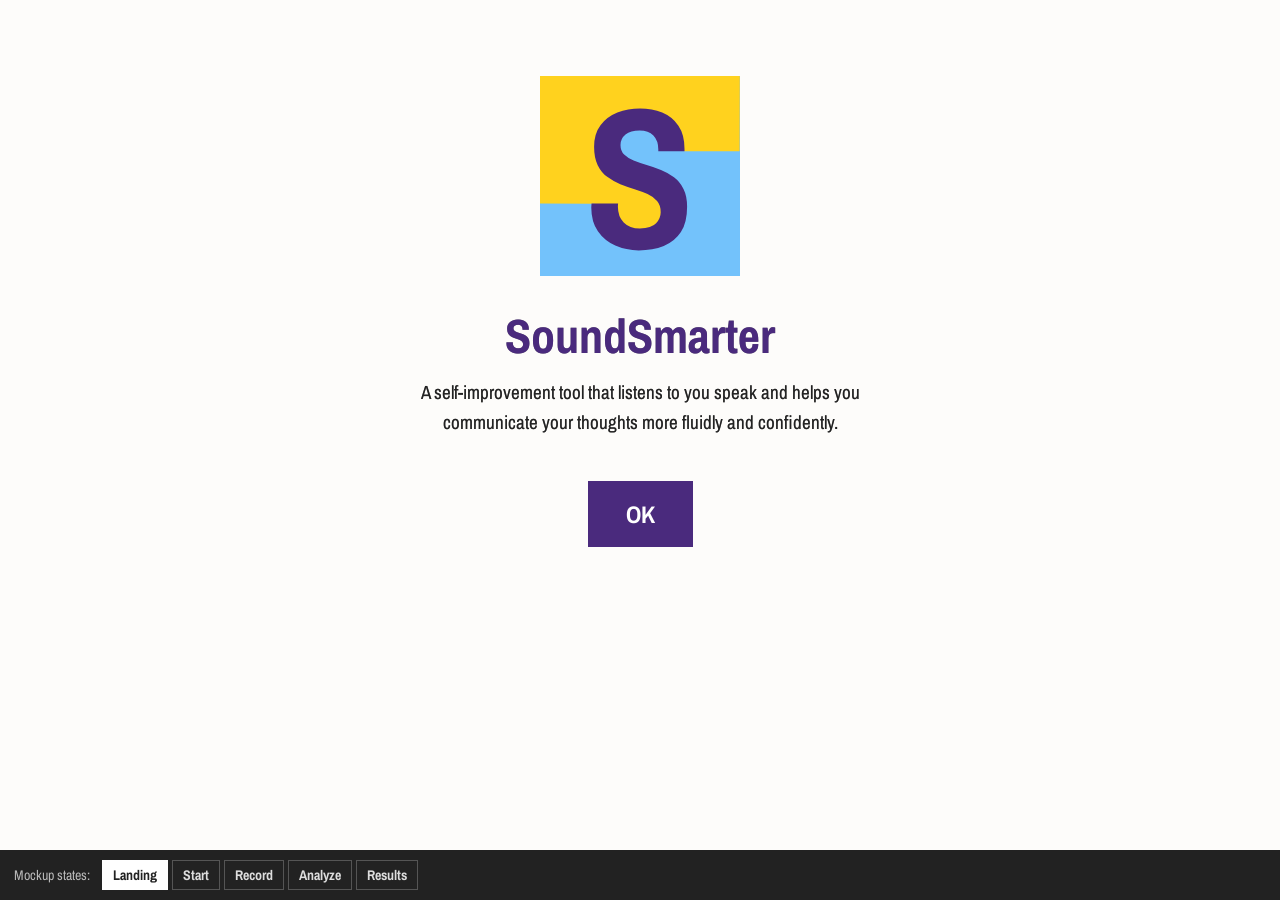
<file: design/mockups/2026-11-15-frontend-mockup.html>
<!DOCTYPE html>
<html lang="en">
<head>
<meta charset="UTF-8">
<meta name="viewport" content="width=device-width, initial-scale=1.0">
<title>SoundSmarter — front-end mockup (2026-11-15)</title>
<!--
  Static mockup for the Build 2+ front end. Design session, 2026-11-15.
  Not wired to anything. The grey bar at the bottom switches app states
  and is mockup chrome only — it does not ship.

  Palette proposal (exact values for Duncan to judge):
    paper   #fdfcfa   (duncanlindsay.com background)
    ink     #222      (text)
    rule    #f0efec   (row dividers)
    purple  #4a2a7d   ink accent — dark enough to pass contrast as text;
                      used flat, never as a gradient
    yellow  #ffd21e   highlighter fill only, dark text on top — marks fillers
    blue    #73c2fb   maya blue (owner's pick) — marks silent pauses; also
                      the lower field of the logo
-->
<link rel="preconnect" href="https://fonts.googleapis.com">
<link rel="preconnect" href="https://fonts.gstatic.com" crossorigin>
<link href="https://fonts.googleapis.com/css2?family=Archivo+Narrow:wght@400;500;700&display=swap" rel="stylesheet">
<style>
  :root {
    --paper: #fdfcfa;
    --ink: #222;
    --rule: #f0efec;
    --purple: #4a2a7d;
    --yellow: #ffd21e;
    --blue: #73c2fb;
    --grey: #8a8782;
  }

  * { margin: 0; padding: 0; box-sizing: border-box; }

  html { background: var(--paper); }

  body {
    font-family: "Archivo Narrow", "Helvetica Neue", Arial, sans-serif;
    font-weight: 400;
    color: var(--ink);
    background: var(--paper);
    text-shadow: 0 0 0.6px rgba(0,0,0,0.5);
    line-height: 1.45;
    padding-bottom: 72px; /* room for mockup nav */
  }

  main {
    max-width: 640px;   /* desktop-native for now; mobile pass later */
    margin: 0 auto;
    padding: 40px 24px 56px;
  }

  h1, h2, h3, .num, button { font-weight: 700; }

  a { color: var(--ink); text-decoration: underline; }
  a:hover { color: var(--purple); }

  .wordmark {
    display: flex;
    align-items: center;
    gap: 12px;
    font-weight: 700;
    font-size: 17px;
    letter-spacing: 0.01em;
    padding-bottom: 12px;
  }
  .wordmark svg { width: 34px; height: 34px; display: block; }

  /* ---------- buttons ---------- */

  button {
    font-family: inherit;
    font-size: 17px;
    border: 1px solid var(--ink);
    background: var(--paper);
    color: var(--ink);
    padding: 12px 28px;
    cursor: pointer;
    border-radius: 0;
  }
  button.primary {
    background: var(--purple);
    border-color: var(--purple);
    color: #fff;
    text-shadow: none;
  }
  button.start {
    font-size: 24px;
    padding: 16px 37px;
  }
  button:disabled {
    border-color: var(--rule);
    color: var(--grey);
    cursor: not-allowed;
  }
  button.primary:disabled {
    background: var(--rule);
    border-color: var(--rule);
    color: var(--grey);
  }
  button:focus-visible, a:focus-visible {
    outline: 2px solid var(--purple);
    outline-offset: 2px;
  }
  .linklike {
    border: none;
    background: none;
    padding: 4px 0;
    text-decoration: underline;
    font-weight: 400;
    font-size: 16px;
  }

  /* ---------- screens ---------- */

  .screen { display: none; }
  .screen.on { display: block; }

  /* intro */

  .landing { text-align: center; padding-top: 36px; }
  .landing svg { width: 200px; height: 200px; }
  .landing h1 { font-size: 48px; line-height: 1; margin: 30px 0 18px; color: var(--purple); }
  .landing .tagline { font-size: 19px; line-height: 1.55; max-width: 58ch; margin: 0 auto 44px; }

  .rule2 { display: flex; height: 6px; margin-bottom: 26px; }
  .rule2 .y { flex: 1; background: var(--yellow); }
  .rule2 .b { flex: 1; background: var(--blue); }

  .intro { text-align: center; padding-top: 24px; }
  .intro h1 { font-size: 34px; line-height: 1.1; margin-bottom: 26px; }
  .instructions {
    font-size: 17px;
    line-height: 1.6;
    margin: 0 auto 40px;
  }

  /* record */

  .prompt {
    font-size: 28px;
    font-weight: 700;
    line-height: 1.2;
    margin-bottom: 40px;
  }
  .fillbar {
    height: 6px;
    background: var(--rule);
    margin-bottom: 10px;
    position: relative;
  }
  .fillbar .fill {
    position: absolute; inset: 0 auto 0 0;
    width: 0%;
    background: var(--purple);
  }
  .fillbar .tick {
    position: absolute; left: 50%; top: -2px; bottom: -2px;
    width: 2px; background: var(--purple);
  }
  .fillbar .check30 {
    position: absolute; left: 50%; transform: translateX(-50%);
    bottom: 10px;
    color: var(--blue); font-size: 20px; font-weight: 700;
    text-shadow: none;
    display: none;
  }
  .rec-actions { display: flex; align-items: center; gap: 24px; margin-top: 36px; }

  /* analyzing (guess your count) */

  .analyze { text-align: center; padding-top: 24px; }
  .analyze-actions { margin-bottom: 48px; }
  .analyze-actions .primary { font-size: 21px; padding: 14px 32px; min-width: 220px; }
  .facts { max-width: 54ch; margin: 0 auto; text-align: center; }
  .facts p { font-size: 17px; line-height: 2.0; margin-bottom: 26px; }
  .facts .f { margin: 0 1px; }
  .facts .val {
    display: inline-block;
    background: var(--blue);
    padding: 4px 16px;
    font-weight: 700;
    font-size: 22px;
    text-shadow: none;
    margin-top: 8px;
  }
  .facts-note { font-size: 15px; }

  /* playback (on results, above transcription) */
  .player {
    display: flex; align-items: center; gap: 16px;
    border-top: 1px solid var(--ink);
    border-bottom: 1px solid var(--ink);
    padding: 18px 0;
    margin-bottom: 18px;
  }
  .player .track {
    flex: 1; height: 6px; background: var(--rule); position: relative;
  }
  .player .track .done {
    position: absolute; inset: 0 auto 0 0; width: 34%;
    background: var(--purple);
  }
  /* results */

  .cards { display: flex; gap: 22px; align-items: center; margin-bottom: 40px; }
  .card-fillers {
    background: var(--rule);
    border: 2px solid var(--purple);
    padding: 22px;
  }
  .cf-num { font-size: 64px; font-weight: 700; color: var(--purple); line-height: 1; }
  .cf-label { font-size: 34px; font-weight: 700; margin-left: 10px; }
  .cf-chips { display: flex; gap: 10px; margin-top: 16px; }
  .card-right { display: flex; flex-direction: column; gap: 16px; align-items: flex-start; }
  .ybox {
    background: var(--yellow);
    padding: 8px 14px;
    font-weight: 700; font-size: 18px;
    text-shadow: none;
  }
  .bbox {
    background: var(--blue);
    padding: 14px 18px;
    font-weight: 700; font-size: 19px;
    text-shadow: none;
    display: inline-block;
  }
  .results-actions { margin-top: 44px; }

  .transcript { margin-bottom: 34px; }
  .transcript h3 { font-size: 17px; margin-bottom: 12px; }
  .transcript p { font-size: 17px; line-height: 1.7; max-width: 60ch; }
  .f {
    background: var(--yellow);
    padding: 1px 4px;
    text-shadow: none;
  }
  .p {
    background: var(--blue);
    padding: 1px 5px;
    font-size: 14px;
    font-weight: 700;
    text-shadow: none;
    white-space: nowrap;
  }
  .legend { font-size: 15px; color: var(--ink); margin-top: 12px; }
  .legend span { margin-right: 10px; }

  /* ---------- design notes ---------- */

  /* ---------- mockup-only nav ---------- */

  .mock-nav {
    position: fixed; bottom: 0; left: 0; right: 0;
    background: var(--ink); color: #bbb;
    display: flex; align-items: center; gap: 4px;
    padding: 10px 14px;
    font-size: 14px;
  }
  .mock-nav span { margin-right: 8px; }
  .mock-nav button {
    border: 1px solid #555; background: none; color: #ddd;
    font-size: 14px; padding: 5px 10px; text-shadow: none;
  }
  .mock-nav button[aria-pressed="true"] { background: #fff; color: var(--ink); border-color: #fff; }

  @media (prefers-reduced-motion: reduce) {
    .fillbar .fill { transition: none !important; }
  }
</style>
</head>
<body>

<main>
  <div class="wordmark" id="wordmark">
    <svg viewBox="0 0 100 100" aria-hidden="true">
      <rect width="100" height="100" fill="#73c2fb"/>
      <path d="M52.2,76.9 L46.8,76.6 L42.8,74.9 L40.4,72.5 L38.6,69.5 L38.0,64.4 L27.8,64.4 L27.2,63.9 L0.0,63.8 L0.0,0.0 L99.9,0.0 L99.8,37.6 L72.2,37.6 L71.4,36.8 L70.6,29.8 L68.4,24.8 L65.2,21.4 L63.0,19.9 L56.2,17.4 L53.0,16.9 L46.8,16.9 L41.5,17.9 L38.0,19.1 L34.0,21.4 L30.1,25.5 L28.1,30.5 L27.6,36.2 L28.6,42.5 L31.1,47.2 L34.5,50.4 L38.5,52.6 L54.8,58.6 L59.4,62.5 L60.6,64.8 L61.1,68.0 L60.9,69.8 L59.6,72.5 L56.0,75.9 L52.2,76.9 Z" fill="#ffd21e" fill-rule="evenodd"/>
      <path d="M49.35 87.2Q43.04 87.2 37.64 84.8Q32.25 82.4 28.95 77.65Q25.65 72.9 25.65 65.9Q25.65 65.3 25.7 64.7Q25.75 64.1 25.75 63.7H39.05Q39.05 63.78 39 64.36Q38.95 64.94 38.95 65.33Q38.95 70.2 41.85 73.2Q44.75 76.2 49.95 76.2Q55.75 76.2 58.05 73.65Q60.35 71.1 60.35 68.1Q60.35 64.6 58.53 62.51Q56.71 60.41 53.78 59.05Q50.84 57.68 47.29 56.59Q43.75 55.5 40.15 54.08Q36.55 52.66 33.6 50.43Q30.65 48.2 28.85 44.58Q27.05 40.96 27.05 35.4Q27.05 28.88 30.25 24.64Q33.45 20.4 38.7 18.3Q43.95 16.2 50 16.2Q56.05 16.2 61.1 18.3Q66.15 20.4 69.2 24.85Q72.25 29.3 72.25 36.37V37.6H59.15V36.7Q59.15 32.3 56.7 29.75Q54.25 27.2 49.83 27.2Q45.25 27.2 42.75 29.25Q40.25 31.3 40.25 34.5Q40.25 37.5 42.07 39.31Q43.88 41.12 46.82 42.31Q49.75 43.5 53.35 44.55Q56.95 45.6 60.5 47.02Q64.06 48.44 67 50.67Q69.95 52.9 71.75 56.45Q73.55 60 73.55 65.36Q73.55 73.31 70.45 78.05Q67.35 82.8 61.88 85Q56.4 87.2 49.35 87.2Z" fill="#4a2a7d"/>
    </svg>
    <span>SoundSmarter</span>
  </div>
  <div class="rule2" id="rule2"><span class="y"></span><span class="b"></span></div>

  <!-- 0 · LANDING — copy is owner-written, 2026-11-15, verbatim -->
  <section class="screen landing on" id="s-landing">
    <svg viewBox="0 0 100 100" aria-hidden="true">
      <rect width="100" height="100" fill="#73c2fb"/>
      <path d="M52.2,76.9 L46.8,76.6 L42.8,74.9 L40.4,72.5 L38.6,69.5 L38.0,64.4 L27.8,64.4 L27.2,63.9 L0.0,63.8 L0.0,0.0 L99.9,0.0 L99.8,37.6 L72.2,37.6 L71.4,36.8 L70.6,29.8 L68.4,24.8 L65.2,21.4 L63.0,19.9 L56.2,17.4 L53.0,16.9 L46.8,16.9 L41.5,17.9 L38.0,19.1 L34.0,21.4 L30.1,25.5 L28.1,30.5 L27.6,36.2 L28.6,42.5 L31.1,47.2 L34.5,50.4 L38.5,52.6 L54.8,58.6 L59.4,62.5 L60.6,64.8 L61.1,68.0 L60.9,69.8 L59.6,72.5 L56.0,75.9 L52.2,76.9 Z" fill="#ffd21e" fill-rule="evenodd"/>
      <path d="M49.35 87.2Q43.04 87.2 37.64 84.8Q32.25 82.4 28.95 77.65Q25.65 72.9 25.65 65.9Q25.65 65.3 25.7 64.7Q25.75 64.1 25.75 63.7H39.05Q39.05 63.78 39 64.36Q38.95 64.94 38.95 65.33Q38.95 70.2 41.85 73.2Q44.75 76.2 49.95 76.2Q55.75 76.2 58.05 73.65Q60.35 71.1 60.35 68.1Q60.35 64.6 58.53 62.51Q56.71 60.41 53.78 59.05Q50.84 57.68 47.29 56.59Q43.75 55.5 40.15 54.08Q36.55 52.66 33.6 50.43Q30.65 48.2 28.85 44.58Q27.05 40.96 27.05 35.4Q27.05 28.88 30.25 24.64Q33.45 20.4 38.7 18.3Q43.95 16.2 50 16.2Q56.05 16.2 61.1 18.3Q66.15 20.4 69.2 24.85Q72.25 29.3 72.25 36.37V37.6H59.15V36.7Q59.15 32.3 56.7 29.75Q54.25 27.2 49.83 27.2Q45.25 27.2 42.75 29.25Q40.25 31.3 40.25 34.5Q40.25 37.5 42.07 39.31Q43.88 41.12 46.82 42.31Q49.75 43.5 53.35 44.55Q56.95 45.6 60.5 47.02Q64.06 48.44 67 50.67Q69.95 52.9 71.75 56.45Q73.55 60 73.55 65.36Q73.55 73.31 70.45 78.05Q67.35 82.8 61.88 85Q56.4 87.2 49.35 87.2Z" fill="#4a2a7d"/>
    </svg>
    <h1>SoundSmarter</h1>
    <p class="tagline">A self-improvement tool that listens to you speak and helps you communicate your thoughts more fluidly and confidently.</p>
    <button class="primary start" onclick="go('s-intro')">OK</button>
  </section>

  <!-- 1 · START — copy is owner-written, 2026-11-15, verbatim -->
  <section class="screen intro" id="s-intro">
    <h1>Record A Response</h1>
    <p class="instructions">A prompt will appear and recording will begin.<br>At least 30 seconds of audio are needed.</p>
    <button class="primary start" onclick="go('s-record')">START</button>
  </section>

  <!-- 2 · PROMPT + RECORDING -->
  <section class="screen" id="s-record">
    <p class="prompt">Who was your first favorite musician or band? What did you love about them? Who are you listening to these days?</p>
    <div class="fillbar" id="fillbar" role="progressbar" aria-label="Recording time, 60 second limit">
      <div class="fill" id="fill" style="width:0%"></div>
      <span class="tick"></span>
      <span class="check30" id="check30">&#10003;</span>
    </div>
    <div class="rec-actions">
      <button id="stopbtn" disabled onclick="go('s-listen')">Stop</button>
      <button class="linklike" onclick="go('s-record')">Skip this prompt</button>
    </div>
  </section>

  <!-- 3 · ANALYZING — countdown button on top, reference facts below.
       Filler list and prep-time average are placeholders; see HANDOFF.md. -->
  <section class="screen analyze" id="s-listen">
    <div class="analyze-actions">
      <button class="primary" id="analyzebtn" disabled onclick="go('s-results')">Analyzing (10)</button>
    </div>
    <div class="facts">
      <p>Most common filler words:<br>
        <span class="f">um</span> <span class="f">uh</span> <span class="f">like</span>
        <span class="f">you know</span> <span class="f">so</span> <span class="f">I mean</span>
        <span class="f">actually</span> <span class="f">basically</span> <span class="f">kind of</span>
        <span class="f">sort of</span> <span class="f">right</span> <span class="f">well</span>
        <span class="f">okay</span> <span class="f">just</span> <span class="f">literally</span></p>
      <p>Average filler words per 100 spoken words:<br><span class="val">2.6</span></p>
      <p>Average prep time (pause before beginning to speak):<br><span class="val">1.5 seconds</span></p>
      <p class="facts-note">Filler word list and prep time average are placeholders, not yet research-sourced.</p>
    </div>
  </section>

  <!-- 4 · RESULTS — metric cards (owner's layout, 2026-11-15) -->
  <section class="screen" id="s-results">
    <div class="cards">
      <div class="card-fillers">
        <div class="cf-head"><span class="cf-num">4</span> <span class="cf-label">Fillers</span></div>
        <div class="cf-chips"><span class="ybox">3 Ums</span><span class="ybox">1 Uh</span></div>
      </div>
      <div class="card-right">
        <div class="bbox">4.2 fillers per 100 words</div>
        <div class="bbox">1.4 seconds prep time</div>
      </div>
    </div>

    <div class="player">
      <button aria-label="Playback">Playback</button>
      <div class="track"><div class="done"></div></div>
    </div>

    <div class="transcript">
      <h3>Transcription (95 words)</h3>
      <p>So, <span class="f">um</span>, my first favorite band was probably the Beatles, because my dad had, <span class="f">uh</span>, this big stack of records in the basement <span class="p">0.8&nbsp;s</span> and I remember the red and blue albums, the greatest-hits ones. <span class="f">Um</span>, we'd listen to the blue one on, like, every long car ride. <span class="p">1.1&nbsp;s</span> What I loved was that the songs were short and you could <span class="f">um</span> sing every part. <span class="p">0.6&nbsp;s</span> These days it's mostly jazz. Piano trios, mostly.</p>
      <p class="legend"><span class="f">filler</span> <span class="p">silent pause</span></p>
    </div>

    <div class="results-actions">
      <button class="primary" onclick="go('s-record')">Record Next Response (1 left)</button>
    </div>
  </section>


</main>

<!-- mockup chrome only — not part of the app -->
<nav class="mock-nav" aria-label="Mockup state switcher">
  <span>Mockup states:</span>
  <button aria-pressed="true" data-s="s-landing" onclick="go('s-landing')">Landing</button>
  <button aria-pressed="false" data-s="s-intro" onclick="go('s-intro')">Start</button>
  <button aria-pressed="false" data-s="s-record" onclick="go('s-record')">Record</button>
  <button aria-pressed="false" data-s="s-listen" onclick="go('s-listen')">Analyze</button>
  <button aria-pressed="false" data-s="s-results" onclick="go('s-results')">Results</button>
</nav>

<script>
  function go(id) {
    document.querySelectorAll('.screen').forEach(s => s.classList.toggle('on', s.id === id));
    document.querySelectorAll('.mock-nav button').forEach(b =>
      b.setAttribute('aria-pressed', String(b.dataset.s === id)));
    window.scrollTo(0, 0);
    const landing = id === 's-landing';
    document.getElementById('wordmark').style.display = landing ? 'none' : 'flex';
    document.getElementById('rule2').style.display = landing ? 'none' : 'flex';
    if (id === 's-record') startRec(); else clearInterval(recTimer);
    if (id === 's-listen') startAnalyze(); else clearInterval(waitTimer);
  }

  // analysis wait: button counts down from 10 greyed, then turns purple.
  // In the real app the countdown shows immediately and the button flips to
  // Results the moment analysis returns, sooner or later than the 10.
  let waitTimer = null;
  function startAnalyze() {
    clearInterval(waitTimer);
    const btn = document.getElementById('analyzebtn');
    let left = 10;
    btn.disabled = true; btn.textContent = 'Analyzing (' + left + ')';
    waitTimer = setInterval(() => {
      left -= 1;
      if (left <= 0) {
        clearInterval(waitTimer);
        btn.disabled = false; btn.textContent = 'Results';
      } else {
        btn.textContent = 'Analyzing (' + left + ')';
      }
    }, 1000);
  }

  // recording clock: bar fills 0-60s, check appears at 30s, Stop unlocks at 30s,
  // hard stop at 60s -> Listen
  let recT = 0, recTimer = null;
  function renderRec() {
    document.getElementById('fill').style.width = (recT / 60 * 100) + '%';
    const reached = recT >= 30;
    document.getElementById('check30').style.display = reached ? 'block' : 'none';
    document.getElementById('stopbtn').disabled = !reached;
  }
  function startRec() {
    clearInterval(recTimer); recT = 0; renderRec();
    recTimer = setInterval(() => {
      recT += 0.1;
      if (recT >= 60) { clearInterval(recTimer); go('s-listen'); return; }
      renderRec();
    }, 100);
  }
  // mockup-only: click anywhere on the bar to scrub the clock
  document.getElementById('fillbar').addEventListener('click', e => {
    recT = Math.max(0, Math.min(60, e.offsetX / e.currentTarget.offsetWidth * 60));
    renderRec();
  });

  go('s-landing');
</script>

</body>
</html>
</file>
<file: experiments/stt-compare/hand-count/app.css>
/* app.css — Duncan's browser-app style, v1 (2026-11-20). From skills/browser-app-style.
   A starting point: once copied into an app, this file belongs to that app and may be adjusted there. */

/* ---- page ---- */
* { font-family: "Times New Roman", Times, serif; }
body { font-size: 18px; line-height: 1.4; color: #000; background: #fff;
       margin: 1.5em auto; max-width: 90em; padding: 0 1em; }
body.narrow { max-width: 60em; }           /* reading pages: one column of long rows */
a { color: #000; text-decoration: underline; }
a:hover { text-decoration: none; }
ul { list-style: none; margin: 0; padding: 0; }
li { margin: .3em 0; }

/* ---- strip: the one-line status header ---- */
.strip { border-bottom: 2px solid #000; padding-bottom: .5em; margin-bottom: 1em; }
.strip b { margin-right: 1.5em; }
.strip a { font-weight: bold; margin-right: 1.5em; }
.strip div { margin-top: .2em; }

/* ---- boxes and columns ---- */
.box { border: 2px solid #000; padding: .3em .9em .8em; margin-bottom: 1em; }
.box h2 { margin: .2em 0 .4em; font-size: 1.3em; text-transform: capitalize; }
.cols { display: flex; gap: 1em; align-items: flex-start; margin-bottom: 1em; }
.col { flex: 1; min-width: 0; }
.col .box { margin-bottom: 0; }
.col .box + .box { margin-top: -2px; }      /* stacked boxes share one border */
@media (max-width: 900px) { .cols { flex-direction: column; } .col { width: 100%; } }

/* ---- rows ---- */
.rows > li { padding: .35em 0; margin: 0; border-bottom: 1px solid #f0efec; }  /* near-invisible rule, from the personal site */
.rows > li:last-child { border-bottom: 0; }
.nxt  { margin-left: 1.2em; font-size: .9em; }   /* second line under a row */
.why  { font-style: italic; }                    /* the reason something is where it is */
.more { font-size: .8em; margin-left: 1.2em; }
.small { font-size: .8em; }

/* ---- markers: small boxed labels ---- */
.mk { font-weight: bold; font-size: .8em; border: 1px solid #000; padding: 0 .3em; margin-left: .3em; white-space: nowrap; }
.mk.hi { background: #ffe36e; }                  /* the one highlight colour: needs you / new / top */
.mk.bad { border-color: #b00020; color: #b00020; }

/* ---- state colours (text only, never backgrounds) ---- */
.c-bad  { color: #b00020; }   /* overdue, failed, error */
.c-soon { color: #1a4fd6; }   /* near: within 2 days */
.c-near { color: #6b2fb3; }   /* coming: within 7 days */

/* ---- messages ---- */
.err { border: 2px solid #b00020; color: #b00020; padding: .5em; margin-bottom: 1em; }
.ok  { border: 2px solid #000; padding: .5em; margin-bottom: 1em; }

/* ---- folding (click a .proj row to show its .fold siblings) ---- */
.proj { cursor: pointer; }
.fold { display: none; }
.open .fold { display: list-item; }

/* ---- tables (forms, dense data) ---- */
table.grid { border-collapse: collapse; width: 100%; }
table.grid td, table.grid th { border: 1px solid #000; padding: .2em .4em; vertical-align: top; text-align: left; }

/* ---- this app only: boxes for the hand counts ---- */
input, button { font: inherit; color: #000; background: #fff; border: 1px solid #000; border-radius: 0; padding: 1px 4px; }
button { cursor: pointer; font-weight: bold; }
label { display: inline-block; margin: 4px 14px 0 0; white-space: nowrap; }
</file>
